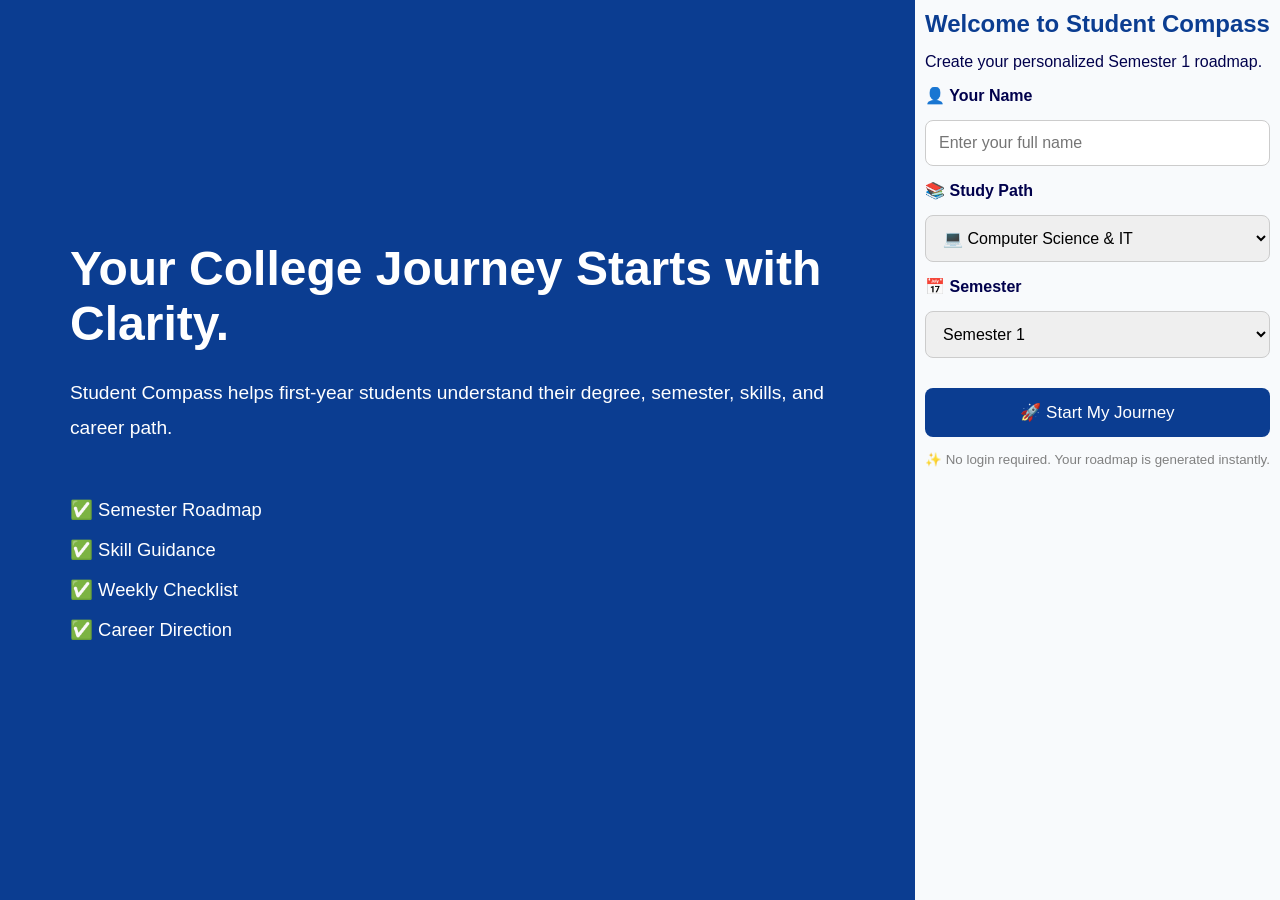
<file: index.html>
<!DOCTYPE html>
<html lang="en">
<head>
    <meta charset="UTF-8">
    <meta name="viewport" content="width=device-width, initial-scale=1.0">
    <title>Student Compass | Get Started</title>
    <link rel="stylesheet" href="style.css">
</head>
<body>
<main class="cont">

    <!-- Left Side -->
    <section class="hero">

        <h1>Your College Journey Starts with Clarity.</h1>

        <p>
            Student Compass helps first-year students understand
            their degree, semester, skills, and career path.
        </p>

        <ul>
            <li>✅ Semester Roadmap</li>
            <li>✅ Skill Guidance</li>
            <li>✅ Weekly Checklist</li>
            <li>✅ Career Direction</li>
        </ul>

    </section>

    <!-- Right Side -->
    <section class="login">

        <form  id="startForm">

            <h2>Welcome to Student Compass</h2>

            <p>Create your personalized Semester 1 roadmap.</p>

            <label for="name">👤 Your Name</label>
            <input type="text" name="userName" id="name" placeholder="Enter your full name" required>

            <label for="path">📚 Study Path</label>
            <select id="path" name="path">
                <option >💻 Computer Science & IT</option>
                <option >⚙️ Core Engineering</option>
            </select>

            <label for="sem">📅 Semester</label>
            <select id="sem" name="sem">
                <option >Semester 1</option>
                <option >Coming Soon</option>
            </select>

            <button type="submit">
                🚀 Start My Journey
            </button>

            <small><p>✨ No login required.
                Your roadmap is generated instantly.</p></small>

        </form>

    </section>

</main>
<script src="script.js"></script>
</body>
 
</html>
</file>
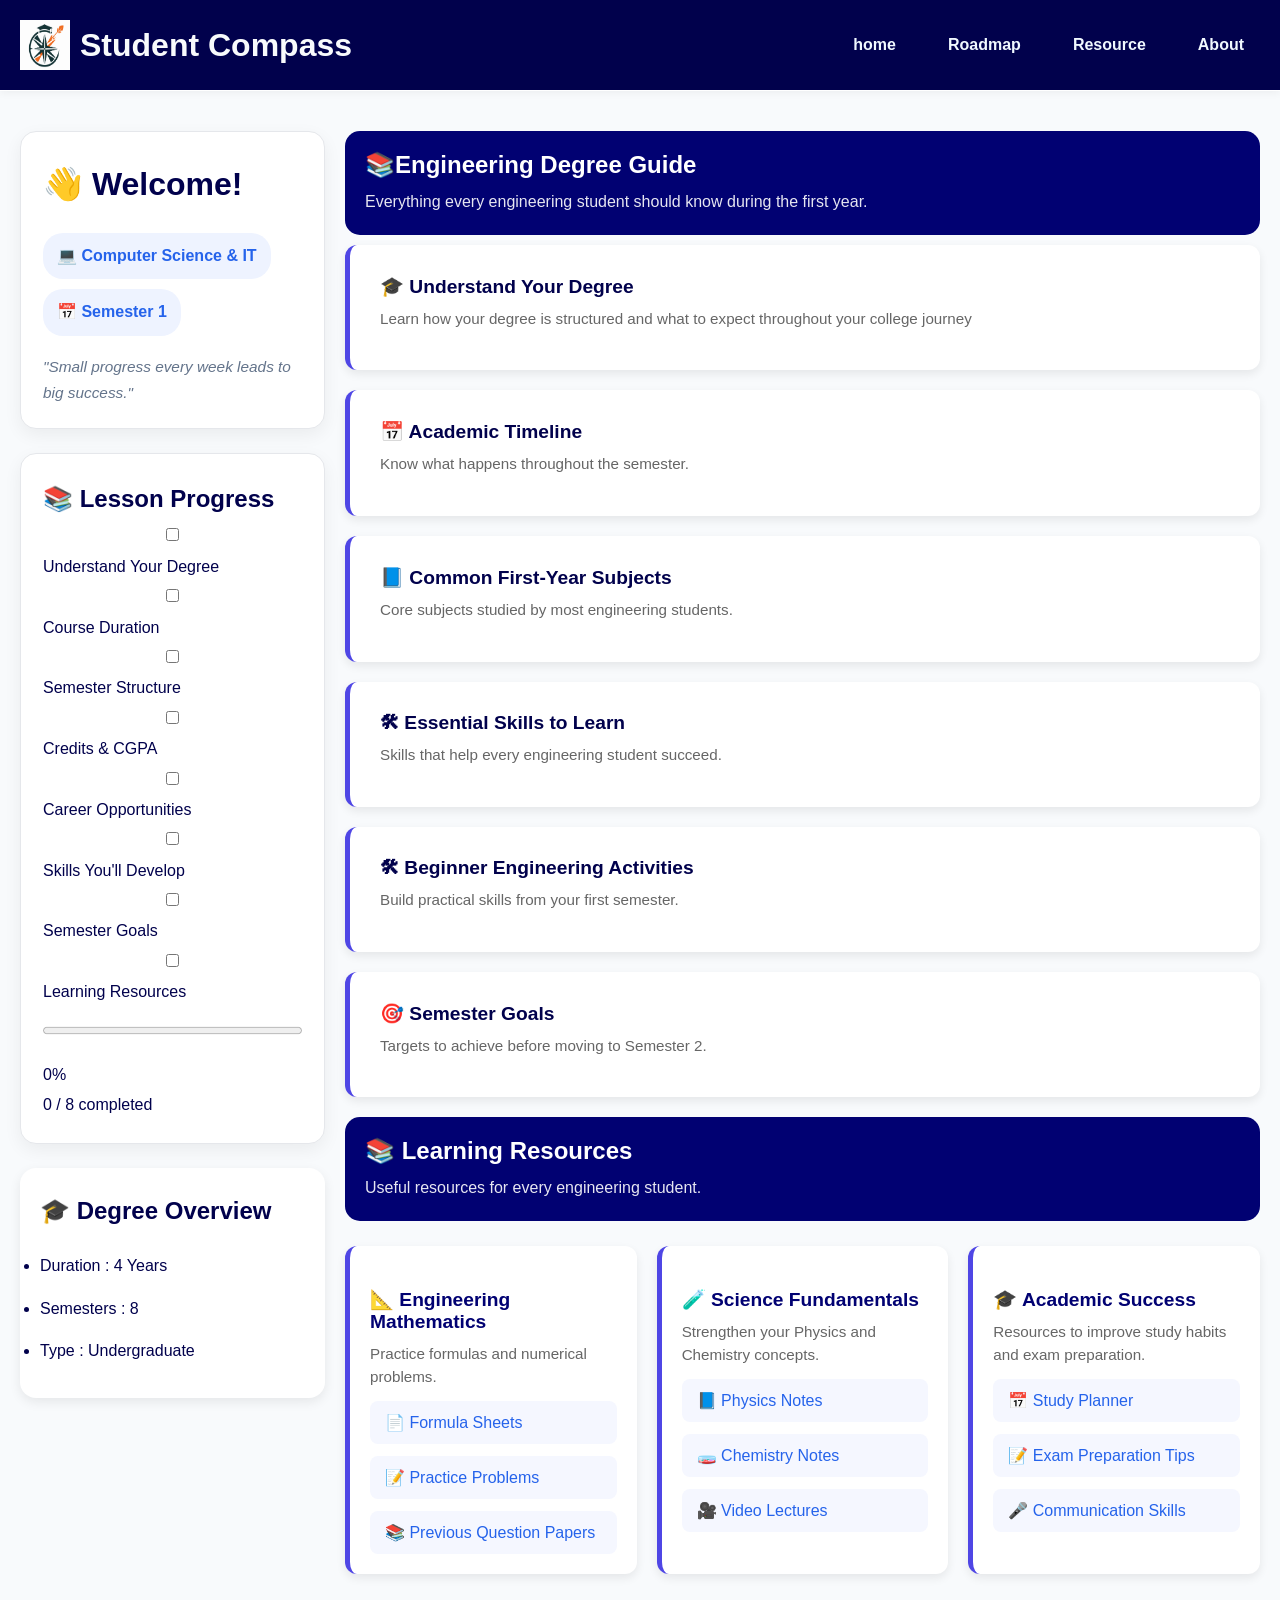
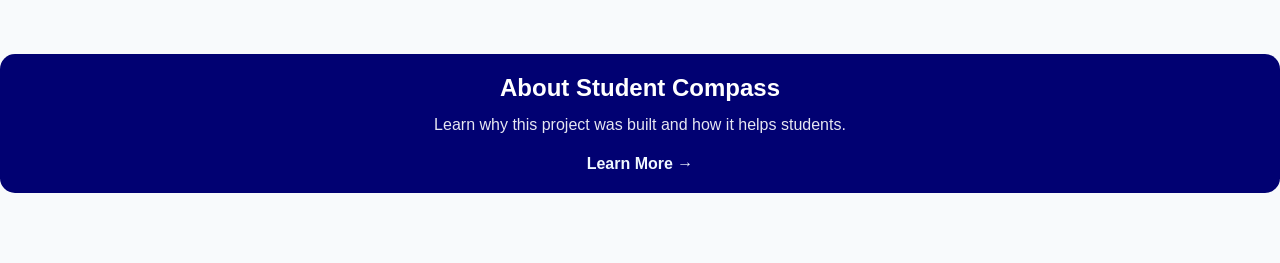
<file: engineering.html>
<!DOCTYPE html>
<html lang="en">
<head>
    <meta charset="UTF-8">
    <meta name="viewport" content="width=device-width, initial-scale=1.0">
    <title>Student  Compass</title>
    <link rel="stylesheet" href="style.css">
    <link rel="icon" type="image/png" href="icon.png">
</head>
<body>
    <header class="header">
        <h1 class="logo">
            <img src="icon.png" alt="Student Compass Logo">
            Student Compass
        </h1>
        <nav class="navbar">
            <a href="#welcome">home</a>
            <a href="#Roadmap">Roadmap</a>
            <a href="#Resource">Resource</a>
            <a href="#About">About</a>
        </nav>

    </header>

    <main class="container">

        <aside class="sidebar">
          <section class="dashboard">

            <h1 id="welcome">👋 Welcome!</h1>

            <div class="student-info">

            <span id="degree">💻 Computer Science & IT</span>

           <span id="semester">📅 Semester 1</span>

            </div>

            <p class="quote">
           "Small progress every week leads to big success."
           </p>

          </section>
        

</section>
          <section class="progress">

    <h2>📚 Lesson Progress</h2>

<input type="checkbox" class="lesson"> Understand Your Degree<br>
<input type="checkbox" class="lesson"> Course Duration<br>
<input type="checkbox" class="lesson"> Semester Structure<br>
<input type="checkbox" class="lesson"> Credits & CGPA<br>
<input type="checkbox" class="lesson"> Career Opportunities<br>
<input type="checkbox" class="lesson"> Skills You'll Develop<br>
<input type="checkbox" class="lesson"> Semester Goals<br>
<input type="checkbox" class="lesson"> Learning Resources<br>

<progress id="progressbar" value="0" max="8"></progress>

<p id="percent">0%</p>
<p id="count">0 / 8 completed</p>

</section>
          <section id="degOverView">
            <h2 class="intro">🎓 Degree Overview</h2>
<ul>
<li>Duration : 4 Years</li>

<li>Semesters : 8</li>

<li>Type : Undergraduate</li>
</ul>
          </section>

    
        </aside>
        
<section id="content">
<section id="Roadmap">
    <div class="top">
    <h2>📚Engineering Degree Guide</h2>
    <p>Everything every engineering student should know during the first year.</p>
    </div>
    <div class="roadmap-list">

<details class="card">
    
<summary><h3>🎓 Understand Your Degree</h3>
<p>Learn how your degree is structured and what to expect throughout your college journey</p></summary>

<div class="hidden">

<details class="card"><summary>📚 What is this degree?</summary>
    <p class="intro">🎯 Your degree is your learning roadmap for the next 4 years.</p>

<h4>It helps you:</h4>
<ul>
<li>🧠 Build knowledge in your chosen field.</li>
<li>🛠️ Develop practical and problem-solving skills.</li>
<li>🤝 Improve communication and teamwork.</li>
<li>💼 Prepare for internships, placements, and future careers.</li>
</ul>
<p class="tip">💡 Remember: Your degree gives you the foundation, but your skills and projects help you stand out.</p>
</details>
<details class="card"><summary>📅 Course duration</summary>
    <p class="intro">⏳ Engineering Degree</p>
<ul>
<li>📆 Duration: 4 Years</li>
<li>📖 Total Semesters: 8</li>
<li>🗓️ Each Semester: Around 6 Months</li>
</ul>
<h4>Every semester usually includes:</h4>
<ul>
<li>📚 Theory Classes</li>
<li>🧪 Laboratory Sessions</li>
<li>📝 Assignments</li>
<li>✍️ CA1 & CA2</li>
<li>📄 Semester Examination</li>
</ul>
<p class="tip">🎯 Tip: Learn consistently throughout the semester instead of studying only before exams.</p>
</details>
<details class="card"><summary>📖Semester structure</summary>
    <p class="intro">A semester is not just about exams.
</p>

You'll experience:
<ul>
<li>✅ Daily Classes</li>

<li>✅ Practical Labs</li>

<li>✅ Internal Assessments (CA1 & CA2)</li>

<li>✅ Assignments & Record Work</li>

<li>✅ Semester Examination</li>
</ul>
<p class="tip">⭐ Goal: Build knowledge step by step every week.</p>
</details>
<details class="card"><summary>📊 Credits & CGPA</summary> <p class="intro">Think of Credits as the weight of each subject.</p>
<ul>
<li>📚 Every subject has different credits.</li>

<li>📈 Your marks become your SGPA.</li>

<li>🏆 All semester SGPAs combine to form your CGPA.</li>
</ul>
<h4>A good CGPA can help with:</h4>
<ul>
<li>🎓 Higher Studies</li>
<li>💼 Placements</li>
<li>🏢 Internships</li>
<li>🏅 Scholarships</li>
</ul></details>
<details class="card">
    <summary>💼 Career Opportunities</summary>

    <p class="intro">
        An engineering degree opens the door to many exciting career paths across different industries.
    </p>

    <h4>Examples:</h4>

    <ul>
        <li>🏭 Design Engineer</li>
        <li>🏗️ Project Engineer</li>
        <li>⚙️ Production Engineer</li>
        <li>🔬 Research & Development (R&D) Engineer</li>
        <li>🛠️ Quality Assurance Engineer</li>
        <li>🏢 Maintenance Engineer</li>
        <li>📊 Engineering Consultant</li>
        <li>🎓 Higher Studies & Research</li>
        <li>🚀 Entrepreneurship & Startups</li>
        <li>🏛️ Government Engineering Services</li>
    </ul>

    <p class="tip">
        🚀 Your career depends not only on your branch but also on the skills, projects, internships, and experience you build throughout your engineering journey.
    </p>

</details>
<details class="card">
    <summary>🛠 Skills You'll Develop</summary>

    <p class="intro">
        Throughout your engineering journey, you'll build these essential skills:
    </p>

    <h4>Technical Skills</h4>
    <ul>
        <li>📐 Analytical & Mathematical Thinking</li>
        <li>🛠 Engineering Problem Solving</li>
        <li>🧪 Laboratory & Practical Skills</li>
        <li>💻 Basic Computer & Digital Skills</li>
    </ul>

    <h4>Professional Skills</h4>
    <ul>
        <li>🗣 Communication Skills</li>
        <li>🤝 Teamwork & Collaboration</li>
        <li>⏰ Time Management</li>
        <li>📋 Project Planning</li>
    </ul>

    <h4>Personal Development</h4>
    <ul>
        <li>🌱 Continuous Learning</li>
        <li>💡 Creative Thinking</li>
        <li>🎯 Leadership & Responsibility</li>
        <li>⚡ Adaptability</li>
    </ul>

    <p class="tip">
        🎯 Engineering is not just about technical knowledge—it's about solving real-world problems with creativity, teamwork, and continuous learning.
    </p>
</details>
</div>

</details>
<details class="card">
    <summary><h3>📅 Academic Timeline</h3><p>Know what happens throughout the semester.</p></summary>

        <div>
            <h4>Week 1-2</h4>
            <ul> 
            <li> Attend every class</li>
            <li> Collect syllabus</li>
            <li> Meet faculty</li>
            </ul>
            <h4>Week 3-5</h4>
            <ul>
            <li> Finish Unit 1</li>
            <li> Submit assignments</li>
            </ul>
            <h4>Week 6</h4>
            <ul>
            <li> • Prepare for CA1</li>
            </ul>





<h4>Week 7-10</h4>
<ul>
<li>Continue Unit 2 & 3</li> 
<li>Complete lab records</li>
</ul>
<h4>Week 11</h4>
<ul>
<li>Prepare for CA2</li>
</ul>

<h4>Final Weeks</h4>
<ul>
<li>Revise all units</li>
<li>Prepare for semester exams</li>
</ul>
        </div>
    
</details>
<details class="card">
    <summary>
        <h3>📘 Common First-Year Subjects</h3>
        <p>Core subjects studied by most engineering students.</p>
    </summary>

    <div>

        <ul>
            <li><strong>📐 Engineering Mathematics</strong> — Develop logical, analytical, and problem-solving skills.</li>

            <li><strong>⚡ Engineering Physics</strong> — Understand the scientific principles behind engineering.</li>

            <li><strong>🧪 Engineering Chemistry</strong> — Learn materials, chemical processes, and engineering applications.</li>

            <li><strong>💻 Basic Programming</strong> — Build computational thinking and programming fundamentals.</li>

            <li><strong>📏 Engineering Graphics</strong> — Learn technical drawing and engineering design concepts.</li>

            <li><strong>🗣 Communication Skills</strong> — Improve professional communication, presentation, and teamwork.</li>

            <li><strong>🌍 Environmental Science</strong> — Understand sustainability and environmental responsibility.</li>
        </ul>

        <p class="tip">
            💡 While subjects may vary slightly between universities, these form the foundation for most engineering degrees.
        </p>

    </div>
</details>
<details class="card">
    <summary>
        <h3>🛠 Essential Skills to Learn</h3>
        <p>Skills that help every engineering student succeed.</p>
    </summary>

    <div>

        <ul>
            <li>
                <strong>🧩 Problem Solving</strong><br>
                Develop logical thinking and the ability to solve real-world engineering challenges.
            </li>

            <li>
                <strong>💻 Computer Skills</strong><br>
                Learn basic programming, office tools, and digital productivity.
            </li>

            <li>
                <strong>🗣 Communication Skills</strong><br>
                Improve speaking, writing, presentations, and teamwork.
            </li>

            <li>
                <strong>🤝 Teamwork & Collaboration</strong><br>
                Work effectively with classmates on labs and projects.
            </li>

            <li>
                <strong>📊 Time Management</strong><br>
                Balance classes, assignments, labs, and personal learning.
            </li>

            <li>
                <strong>📖 Technical Reading</strong><br>
                Learn to understand textbooks, manuals, and engineering documentation.
            </li>

            <li>
                <strong>🎤 Presentation Skills</strong><br>
                Build confidence while presenting seminars and project demonstrations.
            </li>

            <li>
                <strong>🌱 Continuous Learning</strong><br>
                Stay curious and keep learning new technologies throughout your career.
            </li>
        </ul>

        <p class="tip">
            🚀 Strong technical knowledge combined with communication, teamwork, and problem-solving will help you become a successful engineer.
        </p>

    </div>
</details>
<details class="card">
    <summary>
        <h3>🛠 Beginner Engineering Activities</h3>
        <p>Build practical skills from your first semester.</p>
    </summary>

    <div class="hidden">

        <h4>📚 1. Subject Notes</h4>
        <ul>
            <li><strong>Difficulty:</strong> ⭐ Beginner</li>
            <li><strong>Learn:</strong> Note-making & Revision</li>
            <li><strong>Estimated Time:</strong> Every Week</li>
            <li><strong>Why?</strong> Makes exam preparation much easier.</li>
        </ul>

        <h4>🧪 2. Laboratory Skills</h4>
        <ul>
            <li><strong>Difficulty:</strong> ⭐ Beginner</li>
            <li><strong>Learn:</strong> Practical Experiments & Observation</li>
            <li><strong>Estimated Time:</strong> Throughout Semester</li>
            <li><strong>Why?</strong> Connect theory with real engineering practice.</li>
        </ul>

        <h4>👥 3. Mini Team Activity</h4>
        <ul>
            <li><strong>Difficulty:</strong> ⭐⭐ Beginner</li>
            <li><strong>Learn:</strong> Teamwork & Communication</li>
            <li><strong>Estimated Time:</strong> 1–2 Weeks</li>
            <li><strong>Why?</strong> Prepare for future engineering projects.</li>
        </ul>

        <h4>📖 4. Technical Seminar</h4>
        <ul>
            <li><strong>Difficulty:</strong> ⭐⭐ Beginner</li>
            <li><strong>Learn:</strong> Presentation & Research Skills</li>
            <li><strong>Estimated Time:</strong> 2–3 Days</li>
            <li><strong>Why?</strong> Build confidence and technical knowledge.</li>
        </ul>

    </div>
</details>
<details class="card">
    <summary>
        <h3>🎯 Semester Goals</h3>
        <p>Targets to achieve before moving to Semester 2.</p>
    </summary>

    <div>

        <h4>By the End of Semester 1</h4>

        <ul>
            <li>✅ Attend classes regularly.</li>
            <li>✅ Complete all assignments and lab records.</li>
            <li>✅ Build strong fundamentals in core subjects.</li>
            <li>✅ Improve communication and teamwork.</li>
            <li>✅ Score your target CGPA.</li>
            <li>✅ Gain confidence for Semester 2.</li>
        </ul>

    </div>
</details>
    <section id="Resource">

<div class="top">
    <h2>📚 Learning Resources</h2>
    <p>Useful resources for every engineering student.</p>
</div>

<div class="resource-list">

    <div class="resource-card">
        <h3>📐 Engineering Mathematics</h3>
        <p>Practice formulas and numerical problems.</p>

        <a href="#">📄 Formula Sheets</a>
        <a href="#">📝 Practice Problems</a>
        <a href="#">📚 Previous Question Papers</a>
    </div>

    <div class="resource-card">
        <h3>🧪 Science Fundamentals</h3>
        <p>Strengthen your Physics and Chemistry concepts.</p>

        <a href="#">📘 Physics Notes</a>
        <a href="#">🧫 Chemistry Notes</a>
        <a href="#">🎥 Video Lectures</a>
    </div>

    <div class="resource-card">
        <h3>🎓 Academic Success</h3>
        <p>Resources to improve study habits and exam preparation.</p>

        <a href="#">📅 Study Planner</a>
        <a href="#">📝 Exam Preparation Tips</a>
        <a href="#">🎤 Communication Skills</a>
    </div>

</div>

</section>
</main>
<section id="About">
    <div class="top">

        <h2>About Student Compass</h2>

        <p>
            Learn why this project was built and how it helps students.
        </p>
        <br>
        <a href="final.html">
            Learn More →
        </a>

    </div>

</section>

    
    
   <script src="engscript.js"></script> 
</body>
</html>
</file>
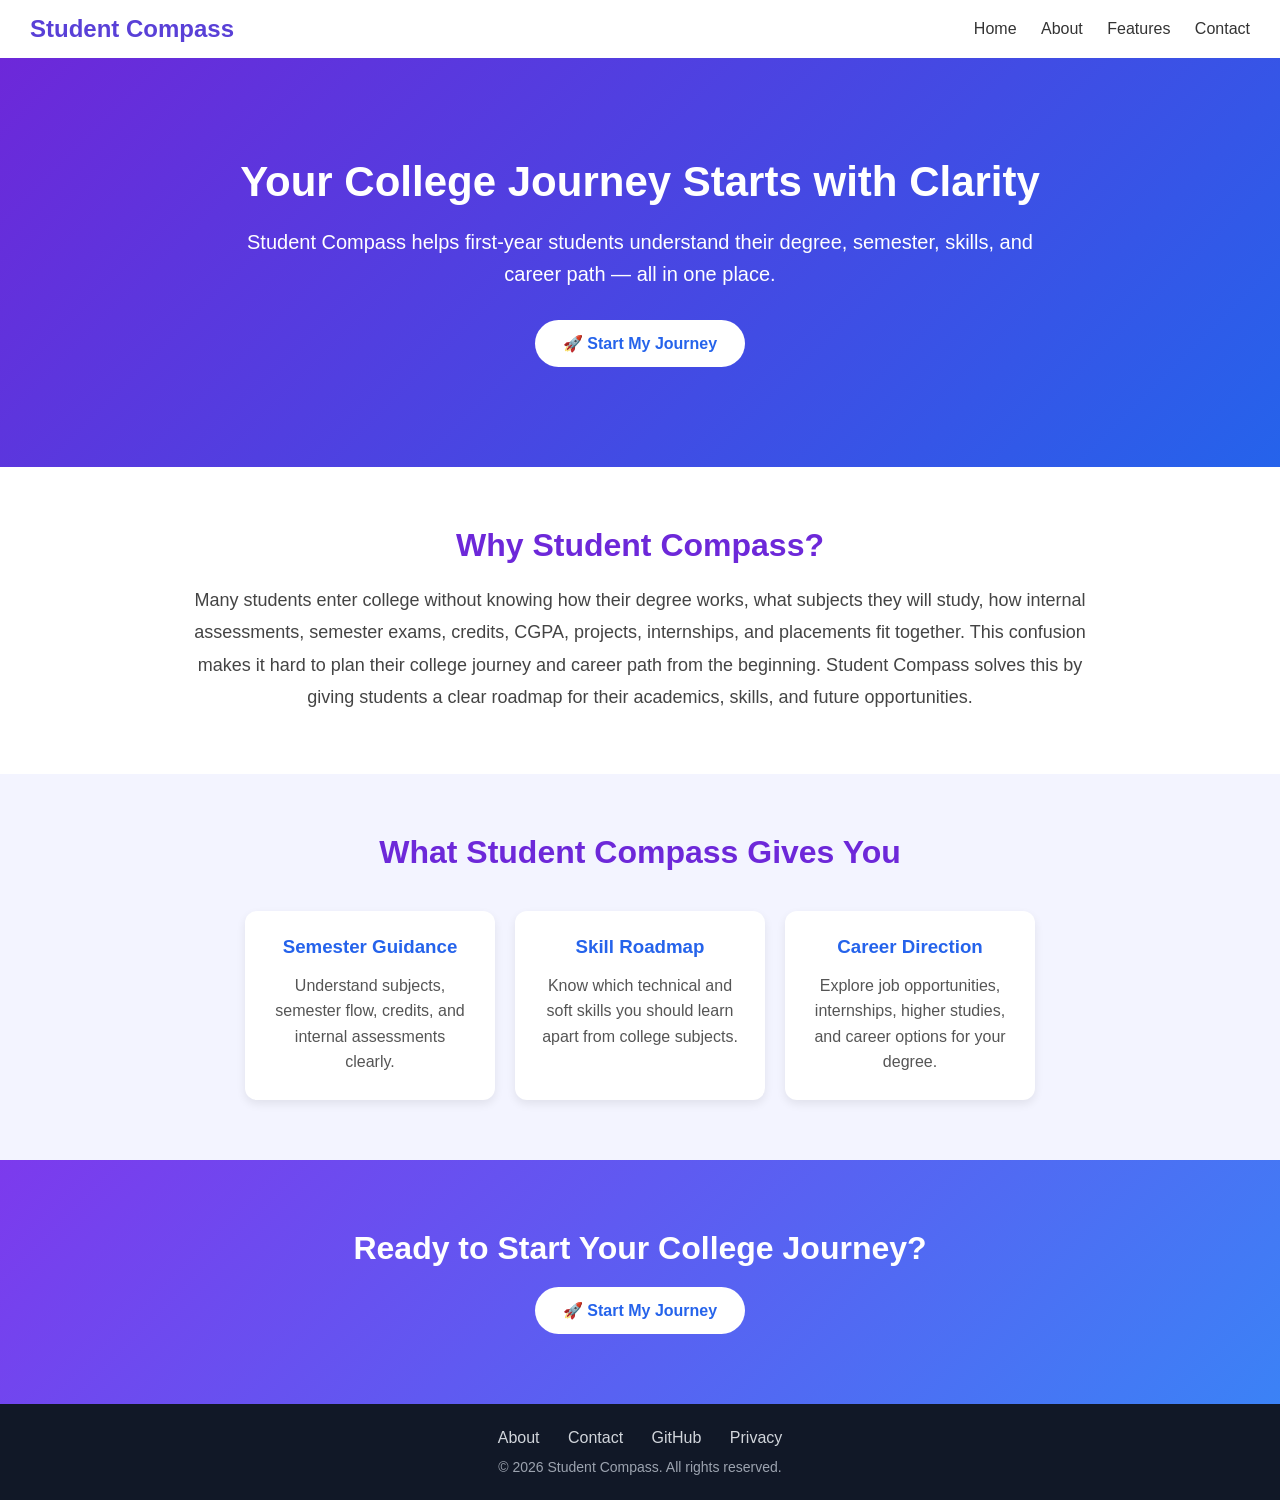
<file: final.html>
<!DOCTYPE html>
<html lang="en">
<head>
  <meta charset="UTF-8">
  <meta name="viewport" content="width=device-width, initial-scale=1.0">
  <title>Student Compass</title>

  <style>
    * {
      margin: 0;
      padding: 0;
      box-sizing: border-box;
      font-family: Arial, sans-serif;
    }

    body {
      background-color: #f8f9ff;
      color: #222;
    }

    /* Navbar */
    .navbar {
      background-color: white;
      padding: 15px 30px;
      display: flex;
      justify-content: space-between;
      align-items: center;
      box-shadow: 0 2px 8px rgba(0,0,0,0.08);
    }

    .logo {
      font-size: 24px;
      font-weight: bold;
      color: #5940d7;
    }

    .nav-links a {
      text-decoration: none;
      color: #333;
      margin-left: 20px;
      font-weight: 500;
    }

    .nav-links a:hover {
      color: #2563eb;
    }

    /* Hero Section */
    .hero {
      background: linear-gradient(135deg, #6d28d9, #2563eb);
      color: white;
      text-align: center;
      padding: 100px 20px;
    }

    .hero h1 {
      font-size: 42px;
      margin-bottom: 20px;
    }

    .hero p {
      font-size: 20px;
      max-width: 800px;
      margin: auto;
      margin-bottom: 30px;
      line-height: 1.6;
    }

    .hero button {
      background-color: white;
      color: #2563eb;
      border: none;
      padding: 14px 28px;
      font-size: 16px;
      font-weight: bold;
      border-radius: 30px;
      cursor: pointer;
    }

    .hero button:hover {
      background-color: #f3f4f6;
    }

    /* Problem Section */
    .problem {
      padding: 60px 20px;
      text-align: center;
      background-color: #ffffff;
    }

    .problem h2 {
      font-size: 32px;
      margin-bottom: 20px;
      color: #6d28d9;
    }

    .problem p {
      max-width: 900px;
      margin: auto;
      font-size: 18px;
      line-height: 1.8;
      color: #444;
    }

    /* Features Section */
    .features {
      padding: 60px 20px;
      background-color: #f3f4ff;
      text-align: center;
    }

    .features h2 {
      font-size: 32px;
      margin-bottom: 40px;
      color: #6d28d9;
    }

    .feature-boxes {
      display: flex;
      justify-content: center;
      gap: 20px;
      flex-wrap: wrap;
    }

    .box {
      background-color: white;
      width: 250px;
      padding: 25px;
      border-radius: 12px;
      box-shadow: 0 4px 10px rgba(0,0,0,0.08);
    }

    .box h3 {
      margin-bottom: 15px;
      color: #2563eb;
    }

    .box p {
      font-size: 16px;
      color: #555;
      line-height: 1.6;
    }

    /* CTA Section */
    .cta {
      text-align: center;
      padding: 70px 20px;
      background: linear-gradient(135deg, #7c3aed, #3b82f6);
      color: white;
    }

    .cta h2 {
      font-size: 32px;
      margin-bottom: 20px;
    }

    .cta button {
      background-color: white;
      color: #2563eb;
      border: none;
      padding: 14px 28px;
      font-size: 16px;
      font-weight: bold;
      border-radius: 30px;
      cursor: pointer;
    }

    .cta button:hover {
      background-color: #f3f4f6;
    }

    /* Footer */
    .footer {
      background-color: #111827;
      text-align: center;
      padding: 25px 20px;
    }

    .footer a {
      color: #d1d5db;
      text-decoration: none;
      margin: 0 12px;
      font-size: 16px;
    }

    .footer a:hover {
      color: white;
    }

    .copyright {
      margin-top: 12px;
      color: #9ca3af;
      font-size: 14px;
    }

    /* Responsive */
    @media (max-width: 768px) {
      .hero h1 {
        font-size: 30px;
      }

      .hero p {
        font-size: 17px;
      }

      .problem h2,
      .features h2,
      .cta h2 {
        font-size: 26px;
      }

      .navbar {
        flex-direction: column;
        gap: 10px;
      }

      .nav-links a {
        margin: 0 10px;
      }
    }
  </style>
</head>
<body>

  <!-- Navbar -->
  <div class="navbar">
    <div class="logo">Student Compass</div>
    <div class="nav-links">
      <a href="#">Home</a>
      <a href="#">About</a>
      <a href="#">Features</a>
      <a href="#">Contact</a>
    </div>
  </div>

  <!-- Hero Section -->
  <div class="hero">
    <h1>Your College Journey Starts with Clarity</h1>
    <p>
      Student Compass helps first-year students understand their degree, semester,
      skills, and career path — all in one place.
    </p>
    <button class="Button">🚀 Start My Journey</button>
  </div>

  <!-- Problem Section -->
  <div class="problem">
    <h2>Why Student Compass?</h2>
    <p>
      Many students enter college without knowing how their degree works, what subjects they will study,
      how internal assessments, semester exams, credits, CGPA, projects, internships, and placements fit together.
      This confusion makes it hard to plan their college journey and career path from the beginning.
      Student Compass solves this by giving students a clear roadmap for their academics, skills, and future opportunities.
    </p>
  </div>

  <!-- Features Section -->
  <div class="features">
    <h2>What Student Compass Gives You</h2>

    <div class="feature-boxes">
      <div class="box">
        <h3>Semester Guidance</h3>
        <p>Understand subjects, semester flow, credits, and internal assessments clearly.</p>
      </div>

      <div class="box">
        <h3>Skill Roadmap</h3>
        <p>Know which technical and soft skills you should learn apart from college subjects.</p>
      </div>

      <div class="box">
        <h3>Career Direction</h3>
        <p>Explore job opportunities, internships, higher studies, and career options for your degree.</p>
      </div>
    </div>
  </div>

  <!-- Final CTA -->
  <div class="cta">
    <h2>Ready to Start Your College Journey?</h2>
    <button class="Button">🚀 Start My Journey</button>
  </div>

  <!-- Footer -->
  <div class="footer">
    <a href="#">About</a>
    <a href="#">Contact</a>
    <a href="#">GitHub</a>
    <a href="#">Privacy</a>

    <div class="copyright">
      © 2026 Student Compass. All rights reserved.
    </div>
  </div>
<script>
const buttons = document.querySelectorAll(".Button");

buttons.forEach(button => {
    button.addEventListener("click", function () {
        window.history.back();
    });
});
</script>
</body>
</html>
</file>
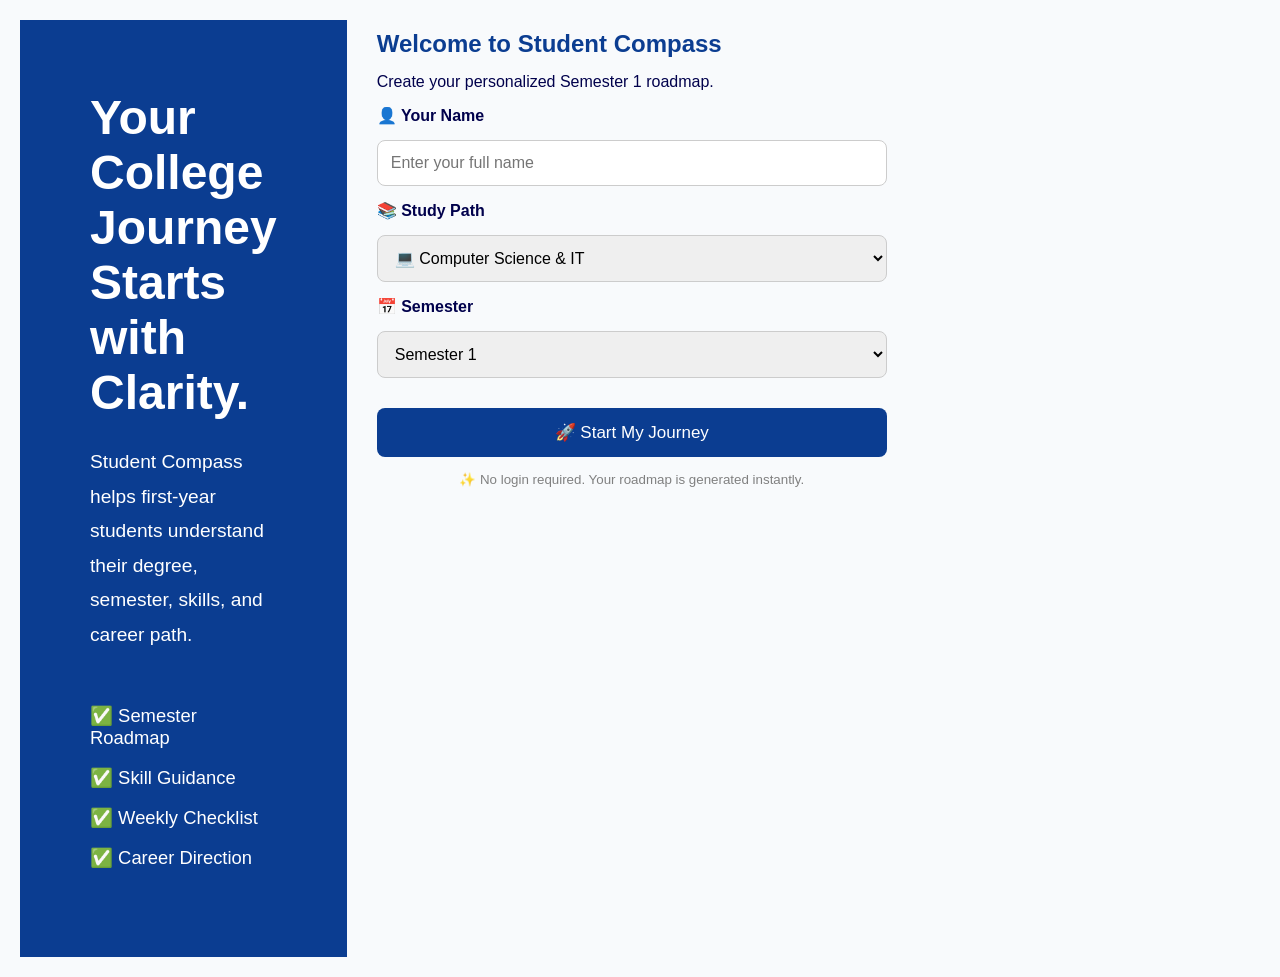
<file: start.html>
<!DOCTYPE html>
<html lang="en">
<head>
    <meta charset="UTF-8">
    <meta name="viewport" content="width=device-width, initial-scale=1.0">
    <title>Student Compass | Get Started</title>
    <link rel="stylesheet" href="style.css">
</head>
<body>
<main class="container">

    <!-- Left Side -->
    <section class="hero">

        <h1>Your College Journey Starts with Clarity.</h1>

        <p>
            Student Compass helps first-year students understand
            their degree, semester, skills, and career path.
        </p>

        <ul>
            <li>✅ Semester Roadmap</li>
            <li>✅ Skill Guidance</li>
            <li>✅ Weekly Checklist</li>
            <li>✅ Career Direction</li>
        </ul>

    </section>

    <!-- Right Side -->
    <section class="login">

        <form action="#">

            <h2>Welcome to Student Compass</h2>

            <p>Create your personalized Semester 1 roadmap.</p>

            <label for="name">👤 Your Name</label>
            <input type="text" name="userName" id="name" placeholder="Enter your full name" required>

            <label for="path">📚 Study Path</label>
            <select id="path" name="path">
                <option value="cse">💻 Computer Science & IT</option>
                <option value="core">⚙️ Core Engineering</option>
            </select>

            <label for="sem">📅 Semester</label>
            <select id="sem" name="sem">
                <option value="sem1">Semester 1</option>
                <option value="others">Coming Soon</option>
            </select>

            <button type="submit">
                🚀 Start My Journey
            </button>

            <small><p>✨ No login required.
                Your roadmap is generated instantly.</p></small>

        </form>

    </section>

</main>

</body>
 
</html>
</file>
<file: style.css>
*{
    padding: 0;
    margin: 0;
    box-sizing: border-box;
}

html{
    scroll-behavior: smooth;
}
body{
    font-family: Arial, Helvetica, sans-serif;
    background: #F8FAFC;
    color: rgb(1, 1, 76);
}
.logo img{
    width:50px;
    height: 50px;
}
.header{
    display: flex;
    position: sticky;
    top: 0;
    justify-content: space-between;
    align-items: center;
    padding: 20px;
    border-bottom: 1px solid white;
    box-shadow: 0 2px 8px rgba(0, 0, 0, 0.05);
    margin-bottom: 20px;
    z-index: 1000;
 background: rgb(1, 1, 76);
 color: #F8FAFC;
}
.navbar{
display: flex;
gap: 20px;

}
.navbar a,#About a{
    text-decoration: none;
    color: aliceblue;
    font-weight: 600;
    transition: 0.3s;
     padding:10px 16px;
    border-radius: 10px;
}
.navbar a:hover,#About a:hover{
    color: rgb(1, 1, 76);
    background:white;
    cursor: pointer;
}
.logo{
    display: flex;
    align-items: center;
    gap: 10px;
}

.cont{
    min-height: 100vh;
    display: flex;
}

.hero{
    flex:1;
    background:#0b3d91;
    color: white;
    display: flex;
    flex-direction: column;
    justify-content: center;
    padding: 70px;
}
.hero h1{
    font-size: 3rem;
    margin-bottom: 25px;
}
.hero p{
    font-size: 1.2rem;
    line-height: 1.8;
    margin-bottom: 35px;
}
.hero ul{
    list-style: none;

}
.hero li{
margin: 18px 0;
font-size: 1.15rem;
}
form{
    
   
    width:100%;
    max-width:530px;


    display: flex;
    flex-direction: column;
    gap: 15px;
    padding: 10px;
}
form h2{
     color:#0b3d91;
}
label{
    font-weight: bold;
}

input,select{
    font-size: 16px;
    padding: 13px;
    border:1px solid #ccc;
    border-radius: 8px;
}
button{
    margin-top: 15px;
    padding: 14px;
    background:#0b3d91;
    color: white;
    border:none;
    border-radius: 8px;
    cursor: pointer;
    font-size: 17px;
}
button:hover{
     background:#174ea6;
}
small{
    text-align: center;
    color: gray;

}
.container{
    display: grid;
    grid-template-columns: 1fr 3fr;
    gap: 20px;
    padding: 20px;
}
.sidebar{
    display:flex;
    flex-direction: column;
    gap: 24px;
}
.dashboard,#degOverView,
.next-step,.weekly-next-step,
.progress,.weeklyprogress{
    background:white;
    padding: 20px;
    border-radius: 16px;
    box-shadow: 0 4px 12px rgba(0,0,0,0.08);
    transition:0.3s;
}
.dashboard:hover,#degOverView:hover,
.next-step:hover,.weekly-next-step:hover,
.progress:hover,.weeklyprogress:hover{
    transform: translateY(-5px);
}
.card{
    background-color: white;
    padding: 20px;
    border-radius: 12px;
    margin-bottom: 20px;
    box-shadow: 0 4px 10px rgba(0,0,0,0.08);
    transition: 0.3s;
    border-left: 5px solid #4f46e5;
}
.card:hover{
    transform: translateY(-5px);
    box-shadow: 0 8px 20px rgba(0,0,0,0.15);
}
.card summary{
    list-style: none;
    padding: 10px;
}
.card summary h3{
    margin-bottom: 8px;
    font-size: 1.2rem;
}
.card summary p{
    color: #666;
    font-size: 0.95rem;
    line-height: 1.5;
}
.card .hidden{
    margin-top: 20px;
    line-height: 1.7;
}
.card .hidden details{
    margin-bottom: 12px;
}
.card .hidden summary{
    background-color: #f8f9fc;
    padding: 12px 15px;
    border-radius: 9px;
    cursor: pointer;
    font-weight: 600;
    transition: 0.3s;
}
.card .hidden summary:hover{
    background-color: #eef3ff;
}
.resource-list{
    display: grid;
    grid-template-columns:repeat(auto-fit,minmax(280px,1fr));
    gap: 20px;
    margin-top: 25px;
}
.resource-card{
    background: white;
    padding: 20px;
    border-radius: 12px;
    box-shadow: 0 4px 10px rgba(0,0,0,0.08);
    transition: 0.3s;
    border-left: 5px solid #4f46e5;
}
.resource-card:hover{
    transform: translateY(-5px);
     box-shadow: 0 10px 25px rgba(0,0,0,0.15);
}
.resource-card a{
    display: block;
    text-decoration: none;
    color:#2563eb;
    background:#f5f7ff;
    padding:12px 15px;
     margin-top:12px;
     border-radius:8px;
     transition:0.3s;
    font-weight:500;
}
.resource-card a:hover{
    background:#2563eb;
    color:white;
    transform: translateX(5px);
}
#welcome{
    font-size: 2rem;
    margin-bottom: 15px;
}
.student-info{
    display:flex;
    flex-wrap:wrap;
    gap:10px;
    margin:18px 0;
}
.student-info span{
    background:#eef3ff;
    color:#2563eb;
    padding:8px 14px;
    border-radius:20px;
    font-weight:600;
}
.quote{
    margin-top:18px;
    font-style:italic;
    color:#64748b;
    line-height:1.7;
    font-size:.96rem;
}
#mbtn,#weeklymbtn{
    width:100%;
    font-weight:600;
    transition:.3s;
}

#mbtn:hover,#weeklymbtn:hover{
    transform:translateY(-2px);
}
.next-step a,
.weekly-next-step a{
    display:inline-block;
    margin-top:15px;
    padding:10px 15px;
    border-radius:8px;
    background:#eef3ff;
    color:#2563eb;
    text-decoration:none;
    font-weight:600;
}
.dashboard,
.next-step,#degOverView,
.progress,
.weekly-next-step,
.weeklyprogress{
    line-height:1.9;
}
.weekly-next-step{
border-left: 5px solid #fb7185;
}
.next-step h2,
.weekly-next-step h2,#degOverView h2{
    margin-bottom:18px;
}
.next-step p,
.weekly-next-step p,#degOverView li{
    margin-bottom:12px;
}
.next-step h3,
.weekly-next-step h3{
    margin-bottom:12px;
    line-height:1.4;
}
.next-step a,
.weekly-next-step a{
    margin:12px 0;
}
#taskTopic,
#weeklytaskTopic{
    font-size:0.9rem;
    font-weight:600;
    color:#2563eb;
}
#taskTitle,
#weeklytaskTitle{
    font-size:1.3rem;
    font-weight:700;
    color:#111827;
}

.dashboard,
.next-step,
.progress,
.weekly-next-step,
.weeklyprogress{
    background:#fff;
    border:1px solid #e5e7eb;
    border-radius:16px;
    padding:22px;
    box-shadow:0 6px 18px rgba(0,0,0,.06);
}
progress{
    width:100%;
    height:15px;
    margin:15px 0;
}
#Roadmap,
#Resource,
#About{
    margin-bottom:60px;
}
.top{
    padding: 20px;
    margin-bottom: 10px;
    background: rgb(1, 1, 114);
  
    color: white;
    border-radius: 15px;
}
.top h2{
    margin-bottom:10px  ;
}
.top p{
    opacity:.9;
    line-height:1.6;
}
.card div,
.card .hidden{
    line-height: 1.8;
    color: #444;
}

.card h4{
    color: rgb(1,1,114);
    margin: 22px 0 10px;
    font-size: 1.05rem;
}

.card p{
    margin: 10px 0;
}

.card ul{
    margin: 12px 0 18px 22px;
}

.card li{
    margin: 8px 0;
}
.card strong{
    color: rgb(1,1,114);
}
.resource-card h3{
    color: rgb(1,1,114);
    margin: 22px 0 10px;
    font-size: 1.20rem;
}
.resource-card p{
    margin: 10px 0;
    color: #666;
    font-size: 0.95rem;
    line-height: 1.5;
}


/*mobile homepage*/
/* =========================
   Mobile Responsive
========================= */

@media (max-width:768px){

     .container{
        grid-template-columns: 1fr;
    }

    .sidebar,#content{
        width:100%;
    }

    .header{
        flex-direction:column;
        gap:15px;
        padding:15px;
    }

    .navbar{
        display:flex;
        flex-wrap:wrap;
        justify-content:center;
        gap:12px;
    }

    .roadmap-list,
    .resource-list{
        grid-template-columns:1fr;
    }

    .top h2{
        font-size:1.6rem;
    }

    h1{
        font-size:1.8rem;
    }

    button{
        width:100%;
    }

    img{
        max-width:100%;
        height:auto;
    }

    progress{
        width:100%;
    }

}
/*mobile loginpage*/
@media(max-width:768px){

.cont{
    flex-direction:column;
}

.hero,
.login{
    width:100%;
}

.hero{
    text-align:center;
    
        padding:30px;

}

}
body{
    overflow-x:hidden;
}
input,
select,
button{
    width:100%;
}
#About{
    display:grid;
    grid-template-columns:1fr;
    text-align: center;

    
}
</file>
